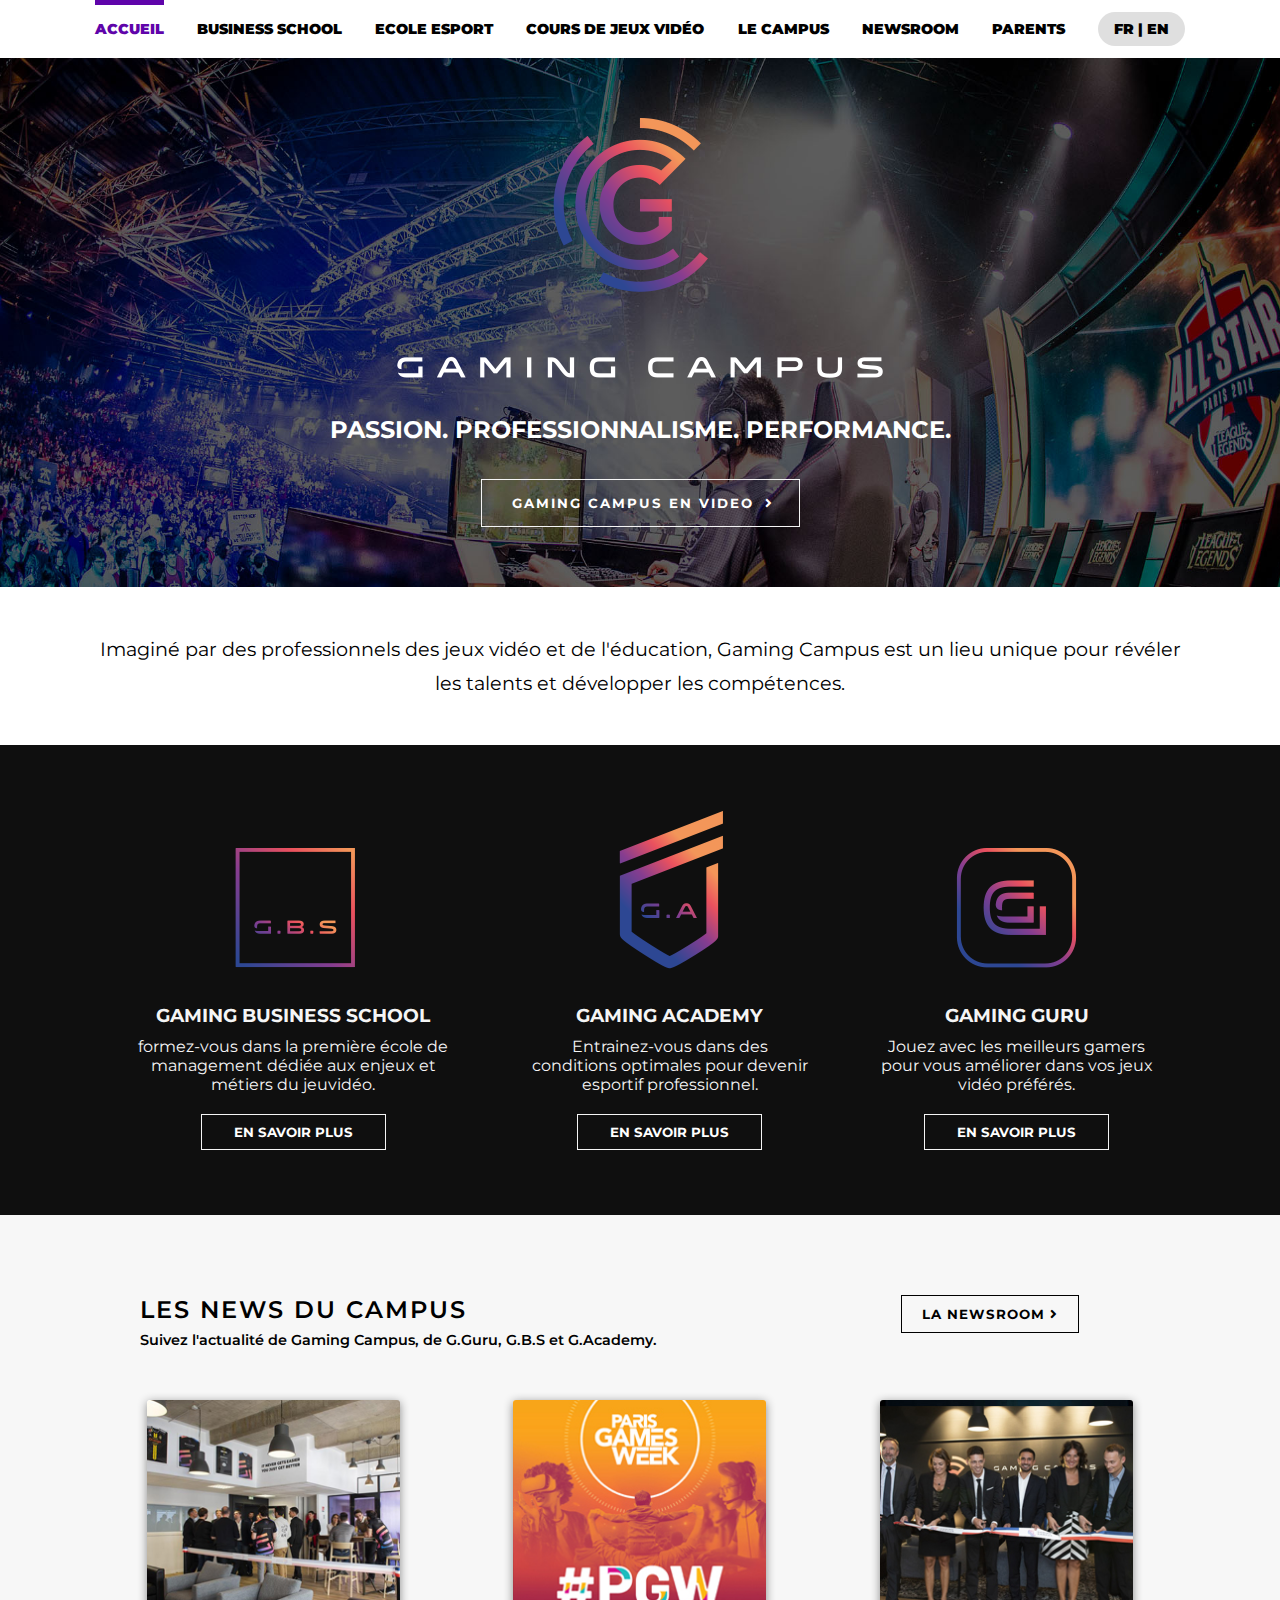
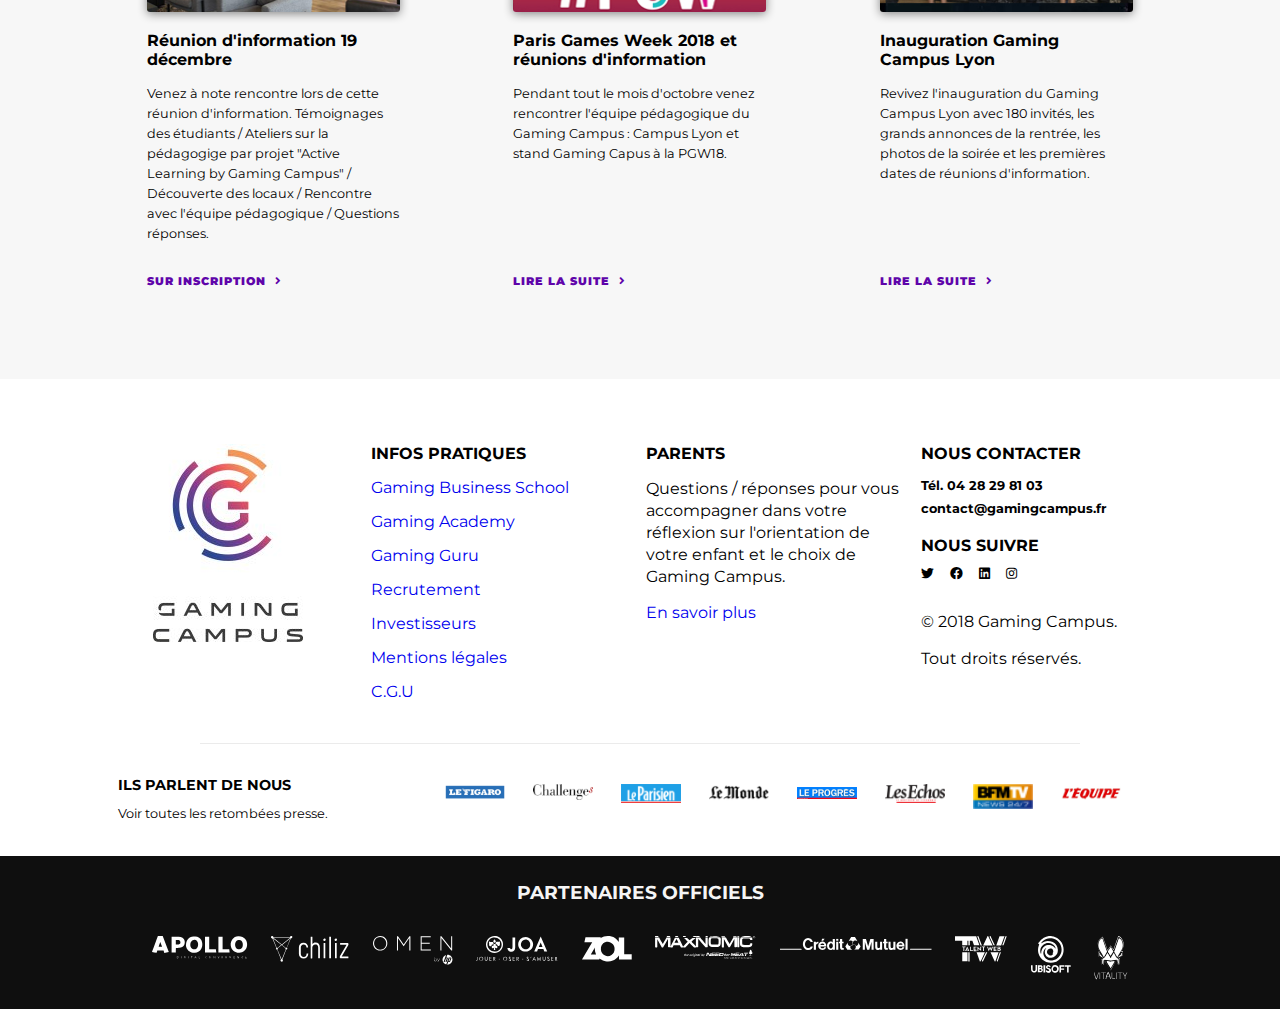
<file: CSS/Projet1_Integration_Gaming_Campus/index.html>
<!DOCTYPE html>
<html lang="fr">

<head>
  <meta charset="UTF-8">
  <meta name="viewport" content="width=device-width, initial-scale=1.0">
  <meta http-equiv="X-UA-Compatible" content="ie=edge">

  <title>TP5 - Gaming Campus</title>

  <link rel="stylesheet" href="https://use.fontawesome.com/releases/v5.8.2/css/all.css">
  <link href="./style.css" rel="stylesheet">
</head>

<body>
  <nav>
    <ul>
      <li>Accueil</li>
      <li>business school</li>
      <li>ecole esport</li>
      <li>cours de jeux vidéo</li>
      <li>le campus</li>
      <li>newsroom</li>
      <li>parents</li>
      <li id="language">FR | EN</li>
    </ul>
  </nav>
  <header>
    <div class="main-header">
      <div id="logo">
        <img src="./assets/img/logo-gc-hero.png" alt="logo">
      </div>
      <h1>passion. professionnalisme. performance.</h1>
      <button>gaming campus en video <i class="fas fa-angle-right"></i></button>
    </div>
  </header>

  <div class="header-text">
    <p>Imaginé par des professionnels des jeux vidéo et de l'éducation, Gaming Campus est un lieu unique pour révéler
      les talents et développer les compétences.</p>
  </div>

  <section class="icon-part">
    <div class="icon-part-container">
      <div class="list-icon-part">
        <div class="lip-logo">
          <img src="./assets/img/logo-gbs-home.png" alt="logo GBS">
        </div>
        <h3>gaming business school</h3>
        <p>formez-vous dans la première école de management dédiée aux enjeux et métiers du jeuvidéo.</p>
        <button>en savoir plus</button>
      </div>
      <div class="list-icon-part">
        <div class="lip-logo">
          <img src="./assets/img/logo-ga-home.png" alt="logo gaming academy">
        </div>
        <h3>gaming academy</h3>
        <p>Entrainez-vous dans des conditions optimales pour devenir esportif professionnel.</p>
        <button>en savoir plus</button>
      </div>
      <div class="list-icon-part">
        <div class="lip-logo">
          <img src="./assets/img/logo-gg-home.png" alt="logo gaming guru">
        </div>
        <h3>gaming guru</h3>
        <p>Jouez avec les meilleurs gamers pour vous améliorer dans vos jeux vidéo préférés.</p>
        <button>en savoir plus</button>
      </div>
    </div>
  </section>

  <section class="news-part">
    <div class="header-news">
      <div class="left-part">
        <h2>les news du campus</h2>
        <p>Suivez l'actualité de Gaming Campus, de G.Guru, G.B.S et G.Academy.</p>
      </div>
      <div class="right-part">
        <button>la newsroom <i class="fas fa-angle-right"></i></button>
      </div>
    </div>
    <div class="main-news">
      <div class="main-news-container">
        <div>
          <div class="mn-pic">
            <img src="./assets/img/ri8decembre.jpg" alt="réunion d'information">
          </div>
          <h4>Réunion d'information 19 décembre</h4>
          <p>Venez à note rencontre lors de cette réunion d'information. Témoignages des étudiants / Ateliers sur la
            pédagogige par projet "Active Learning by Gaming Campus" / Découverte des locaux / Rencontre avec l'équipe
            pédagogique / Questions réponses.</p>
          <div class="link">
            <a href="#">Sur inscription <i class="fas fa-angle-right"></i></a>
          </div>
        </div>
        <div>
          <div class="mn-pic">
            <img src="./assets/img/pgw18home.jpg" alt="pgw 2018">
          </div>
          <h4>Paris Games Week 2018 et réunions d'information</h4>
          <p>Pendant tout le mois d'octobre venez rencontrer l'équipe pédagogique du Gaming Campus : Campus Lyon et
            stand Gaming Capus à la PGW18.</p>
          <div class="link">
            <a href="#">lire la suite <i class="fas fa-angle-right"></i></a>
          </div>
        </div>
        <div>
          <div class="mn-pic">
            <img src="./assets/img/inauguration_gaming_campus_photo.jpg" alt="inauguration GC Lyon">
          </div>
          <h4>Inauguration Gaming Campus Lyon</h4>
          <p>Revivez l'inauguration du Gaming Campus Lyon avec 180 invités, les grands annonces de la rentrée, les
            photos de la soirée et les premières dates de réunions d'information.</p>
          <div class="link">
            <a href="#">lire la suite <i class="fas fa-angle-right"></i></a>
          </div>
        </div>
      </div>
    </div>
  </section>

  <section class="contact">
    <div class="contact-container">
      <div class="contact-list">
        <div class="list">
          <div id="contact-img">
            <img src="./assets/img/logo-gc-footer.jpg" alt="logo-end">
          </div>
        </div>
        <div class="list">
          <h5>infos pratiques</h5>
          <ul class="infos-p">
            <li><a href="#">Gaming Business School</a></li>
            <li><a href="#">Gaming Academy</a></li>
            <li><a href="#">Gaming Guru</a></li>
            <li><a href="#">Recrutement</a></li>
            <li><a href="#">Investisseurs</a></li>
            <li><a href="#">Mentions légales</a></li>
            <li><a href="#">C.G.U</a></li>
          </ul>
        </div>
        <div class="list">
          <h5>parents</h5>
          <p>Questions / réponses pour vous accompagner dans votre réflexion sur l'orientation de votre enfant et le
            choix de Gaming Campus.</p>
          <a href="#">En savoir plus</a>
        </div>
        <div class="list">
          <h5>nous contacter</h5>
          <h6>Tél. 04 28 29 81 03</h6>
          <h6>contact@gamingcampus.fr</h6>
          <h5 class="network">nous suivre</h5>
          <div class="footer-logos">
            <i class="fab fa-twitter"></i>
            <i class="fab fa-facebook"></i>
            <i class="fab fa-linkedin"></i>
            <i class="fab fa-instagram"></i>
          </div>
          <p class="copyright">© 2018 Gaming Campus.</p>
          <p>Tout droits réservés.</p>
        </div>
      </div>
      <div class="contact-medias">
        <div class="medias-text">
          <h3>ils parlent de nous</h3>
          <p>Voir toutes les retombées presse.</p>
        </div>
        <div class="medias-logos">
          <span class="img">
            <img src="./assets/img/figaro.png" alt="le figaro">
          </span>
          <span class="img">
            <img src="./assets/img/challenges.png" alt="challenges">
          </span>
          <span class="img">
            <img src="./assets/img/leparisien.png" alt="le parisien">
          </span>
          <span class="img">
            <img src="./assets/img/lemonde.png" alt="le monde">
          </span>
          <span class="img">
            <img src="./assets/img/progres.png" alt="le progrès">
          </span>
          <span class="img">
            <img src="./assets/img/echos.png" alt="les echos">
          </span>
          <span class="img">
            <img src="./assets/img/bfm.png" alt="BFM tv">
          </span>
          <span class="img">
            <img src="./assets/img/lepoint.png" alt="l'équipe">
          </span>
          <div class="img">
          </div>
        </div>
      </div>
    </div>
  </section>

  <footer>
    <h3>partenaires officiels</h3>
    <ul>
      <li><img src="./assets/img/apollo.png" alt="apollo"></li>
      <li><img src="./assets/img/chiliz.png" alt="chiliz"></li>
      <li><img src="./assets/img/omen.png" alt="omen"></li>
      <li><img src="./assets/img/joa.png" alt="joa"></li>
      <li><img src="./assets/img/zol.png" alt="zol"></li>
      <li><img src="./assets/img/maxonomic.png" alt="maxndmic"></li>
      <li><img src="./assets/img/credit-mutuel.png" alt="credit mutuel"></li>
      <li><img src="./assets/img/talent-web.png" alt="TW"></li>
      <li><img src="./assets/img/ubisoft.png" alt="ubisoft"></li>
      <li><img src="./assets/img/vitality.png" alt="vitality"></li>
    </ul>
  </footer>


</body>



</html>
</file>
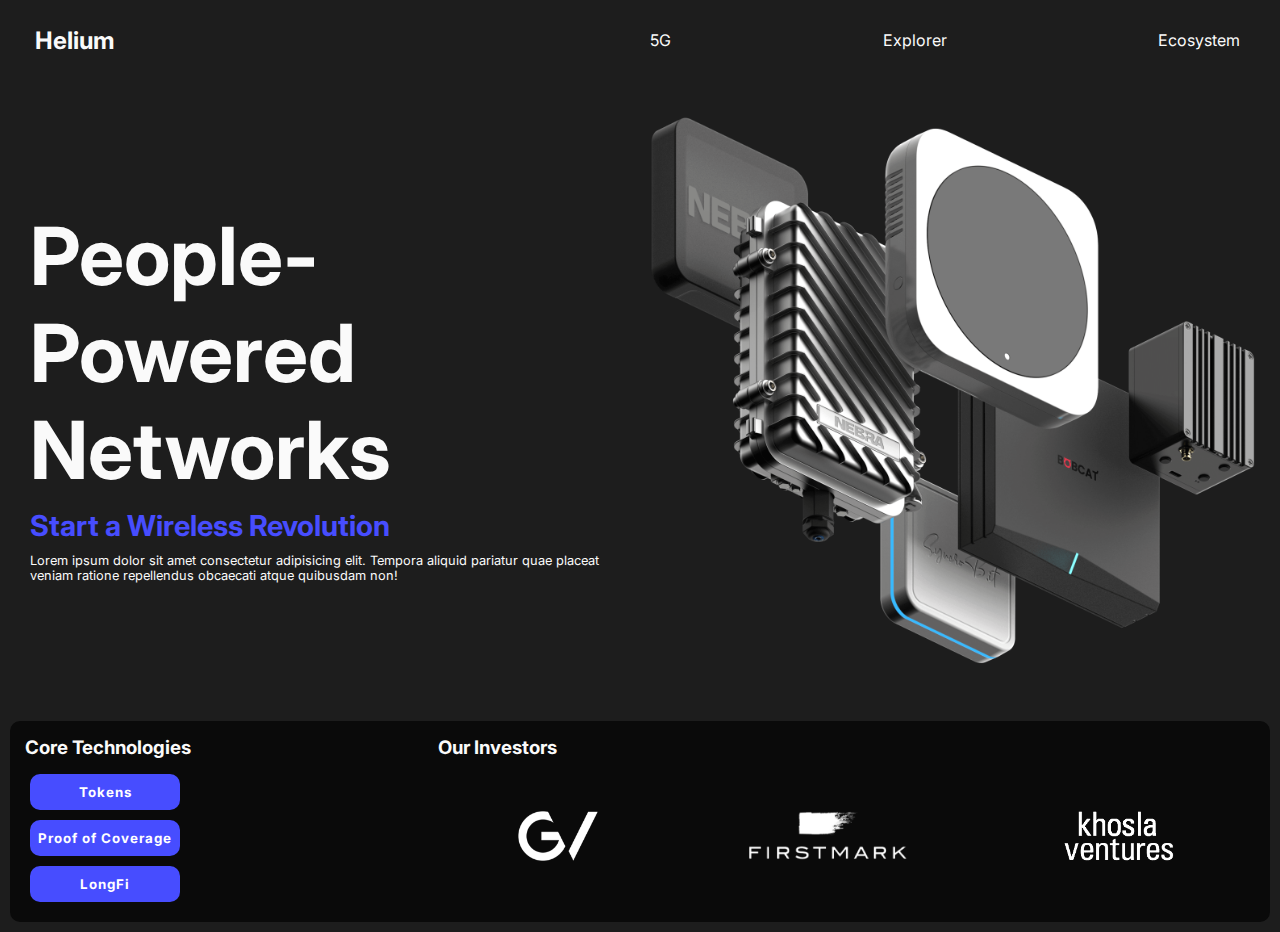
<file: CSS/TP1_Helium_(flexbox)/index.html>
<!DOCTYPE html>
<html lang="en">

<head>
  <meta charset="UTF-8">
  <meta name="viewport" content="width=device-width, initial-scale=1.0">
  <meta http-equiv="X-UA-Compatible" content="ie=edge">
  <title>Helium Flexbox</title>

  <link rel="stylesheet" href="style.css">
</head>

<body>
  <nav>
    <h2>Helium</h2>
    <ul>
      <li>5G</li>
      <li>Explorer</li>
      <li>Ecosystem</li>
    </ul>
  </nav>

  <section class="header">
    <div class="header-left">
      <div class="header-left-container">
        <h1>People-Powered Networks</h1>
        <h3>Start a Wireless Revolution</h3>
        <p>Lorem ipsum dolor sit amet consectetur adipisicing elit. Tempora aliquid pariatur quae placeat veniam ratione
          repellendus obcaecati atque quibusdam non!</p>
      </div>
    </div>
    <div class="header-right">
      <img src="./img/main.png" id="modem" alt="modem">
    </div>
  </section>

  <section class="infos">
    <div class="infos-left">
      <h3>Core Technologies</h3>
      <div class="btn-container">
        <button>Tokens</button>
        <button>Proof of Coverage</button>
        <button>LongFi</button>
      </div>
    </div>
    <div class="infos-right">
      <h3>Our Investors</h3>
      <div class="investors">
        <div class="img-container">
          <img src="./img/investlogo2blue.png" alt="investor-1">
          <img src="./img/investlogo3blue.png" alt="investor-2">
          <img src="./img/investlogo4blue.png" alt="investor-3">
        </div>
      </div>
    </div>
  </section>


</body>

</html>
</file>
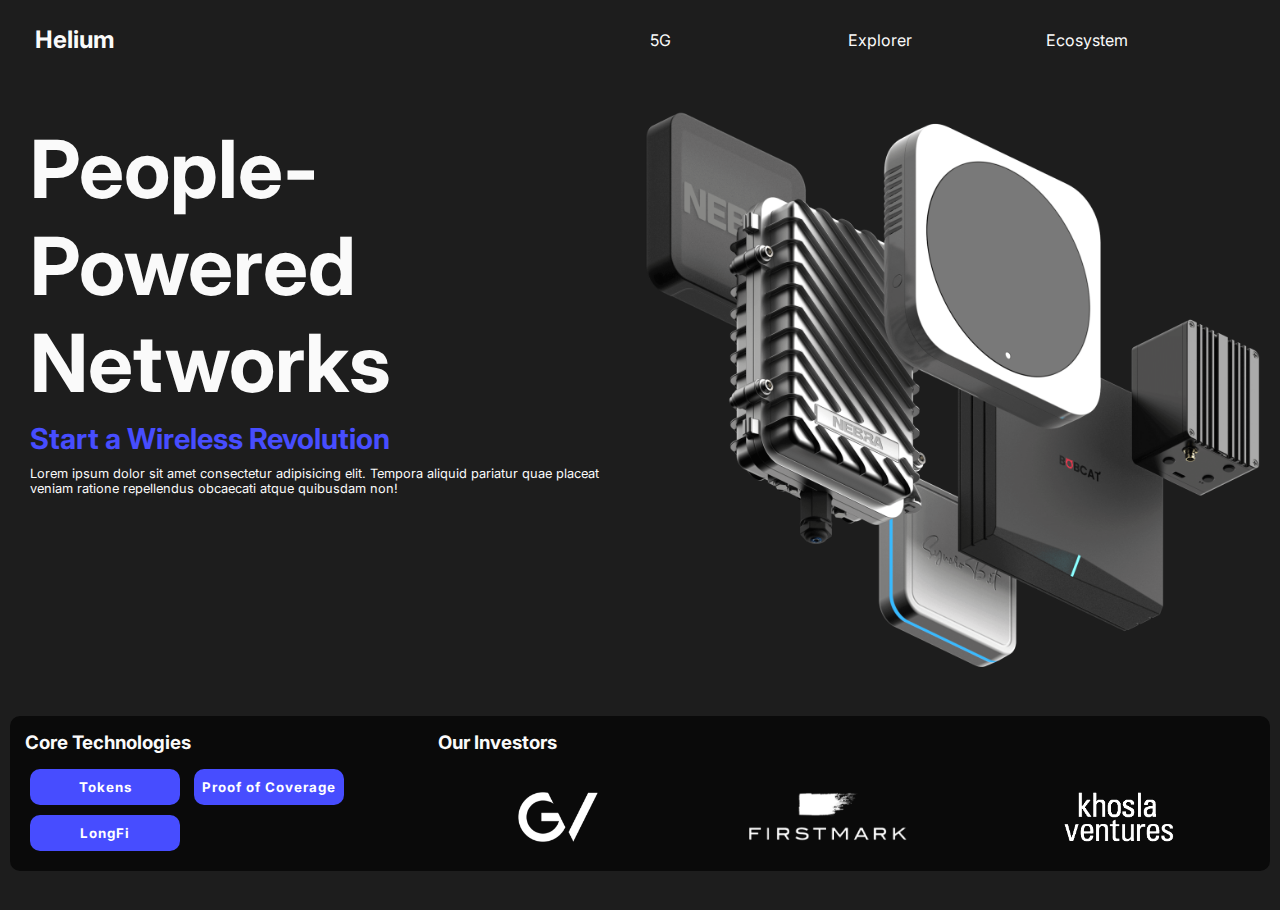
<file: CSS/TP2_Helium_(Grid)/index.html>
<!DOCTYPE html>
<html lang="en">

<head>
  <meta charset="UTF-8">
  <meta name="viewport" content="width=device-width, initial-scale=1.0">
  <meta http-equiv="X-UA-Compatible" content="ie=edge">
  <title>Helium Flexbox</title>

  <link rel="stylesheet" href="style.css">
</head>

<body>
  <nav>
    <h2>Helium</h2>
    <ul>
      <li>5G</li>
      <li>Explorer</li>
      <li>Ecosystem</li>
    </ul>
  </nav>

  <section class="header">
    <div class="header-left">
      <div class="header-left-container">
        <h1>People-Powered Networks</h1>
        <h3>Start a Wireless Revolution</h3>
        <p>Lorem ipsum dolor sit amet consectetur adipisicing elit. Tempora aliquid pariatur quae placeat veniam ratione
          repellendus obcaecati atque quibusdam non!</p>
      </div>
    </div>
    <img class="header-right" src="./img/main.png" id="modem" />
  </section>

  <section class="infos">
    <div class="infos-left">
      <h3>Core Technologies</h3>
      <div class="btn-container">
        <button>Tokens</button>
        <button>Proof of Coverage</button>
        <button>LongFi</button>
      </div>
    </div>
    <div class="infos-right">
      <h3>Our Investors</h3>
      <div class="investors">
        <div class="img-container">
          <img src="./img/investlogo2blue.png" alt="investor-1">
          <img src="./img/investlogo3blue.png" alt="investor-2">
          <img src="./img/investlogo4blue.png" alt="investor-3">
        </div>
      </div>
    </div>
  </section>


</body>

</html>
</file>
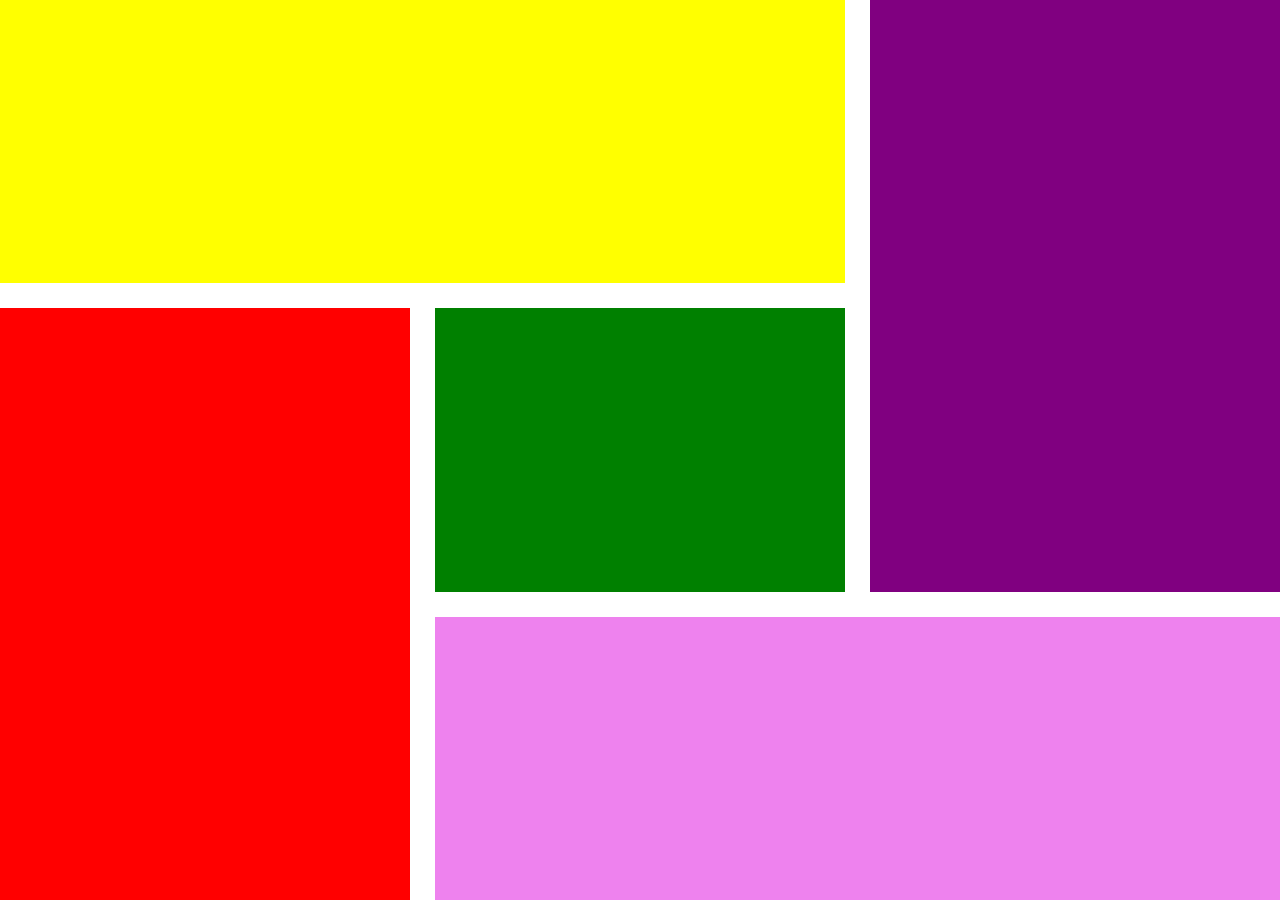
<file: CSS/TP4_Grid_Complexe/index.html>
<!DOCTYPE html>
<html lang="en">

<head>
  <meta charset="UTF-8">
  <meta http-equiv="X-UA-Compatible" content="IE=edge">
  <meta name="viewport" content="width=device-width, initial-scale=1.0">
  <title>Document</title>

  <link rel="stylesheet" href="style.css">
</head>

<body>

  <div></div>
  <div></div>
  <div></div>
  <div></div>
  <div></div>

</body>

</html>
</file>
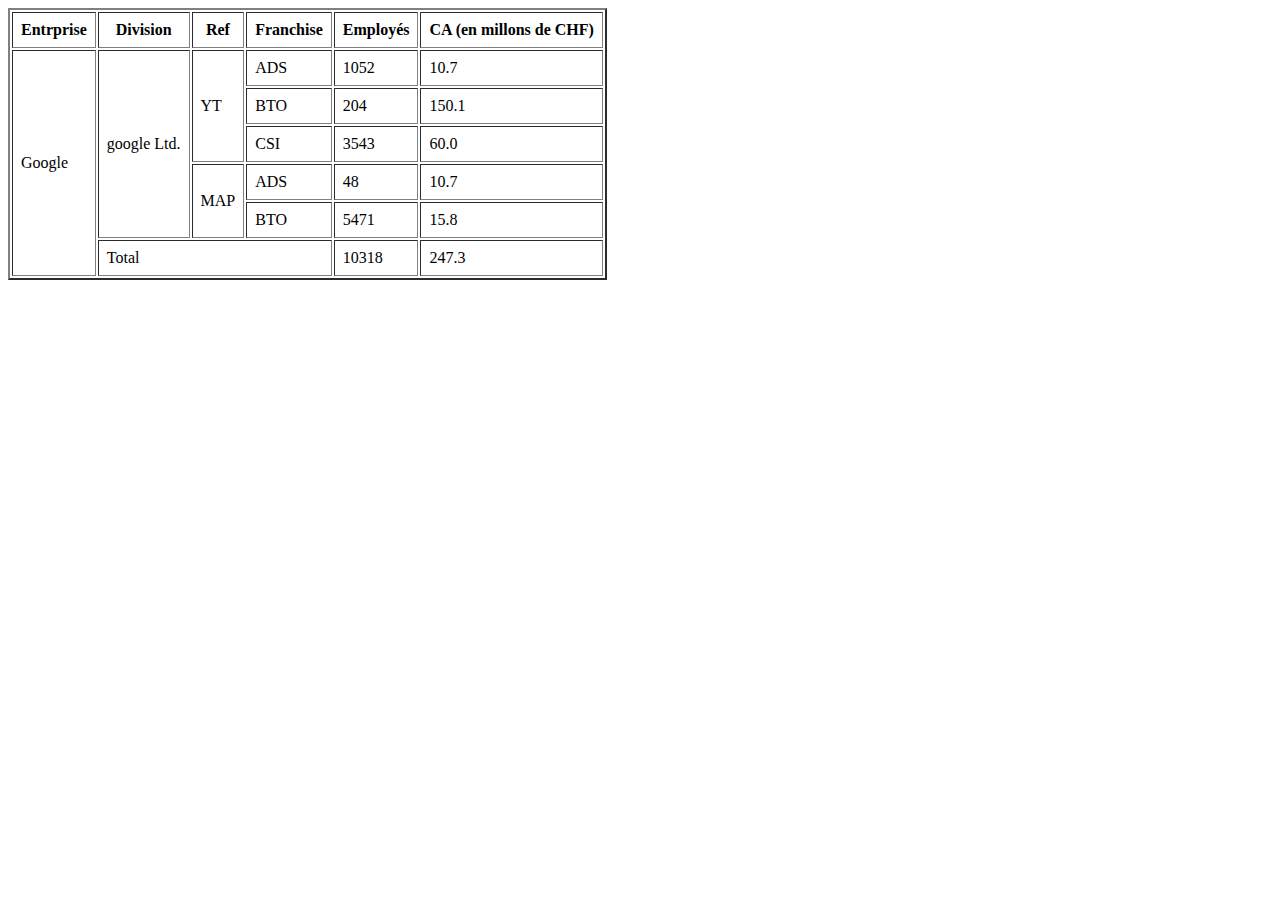
<file: HTML/TP1_Tableau_complexe/index.html>
<!DOCTYPE html>
<html lang="fr">

<head>
    <meta charset="UTF-8">
    <meta name="viewport" content="width=device-width, initial-scale=1.0">
    <title>Tableau HTML</title>
</head>
<body>
          <table border="2" cellpadding="8" cellspacing="2">
            <thead>
              <tr>
                <th>Entrprise</th>
                <th>Division</th>
                <th>Ref</th>
                <th>Franchise</th>
                <th>Employés</th>
                <th>CA (en millons de CHF)</th>
              </tr>
            </thead>
            <tbody>
              <tr>
                <td rowspan="6">Google</td>
                <td rowspan="5">google Ltd.</td>
                <td rowspan="3">YT</td>
                <td>ADS</td>
                <td>1052</td>
                <td>10.7</td>
              </tr>
              <tr>
                <td>BTO</td>
                <td>204</td>
                <td>150.1</td>
              </tr>
              <tr>
                <td>CSI</td>
                <td>3543</td>
                <td>60.0</td>
              </tr>
              <tr>
                <td rowspan="2">MAP</td>
                <td>ADS</td>
                <td>48</td>
                <td>10.7</td>
              </tr>
              <tr>
                <td>BTO</td>
                <td>5471</td>
                <td>15.8</td>
              </tr>
              <tr>
                <td colspan="3">Total</td>
                <td>10318</td>
                <td>247.3</td>
              </tr>
            </tbody>
          </table>
</body>
</html>
</file>
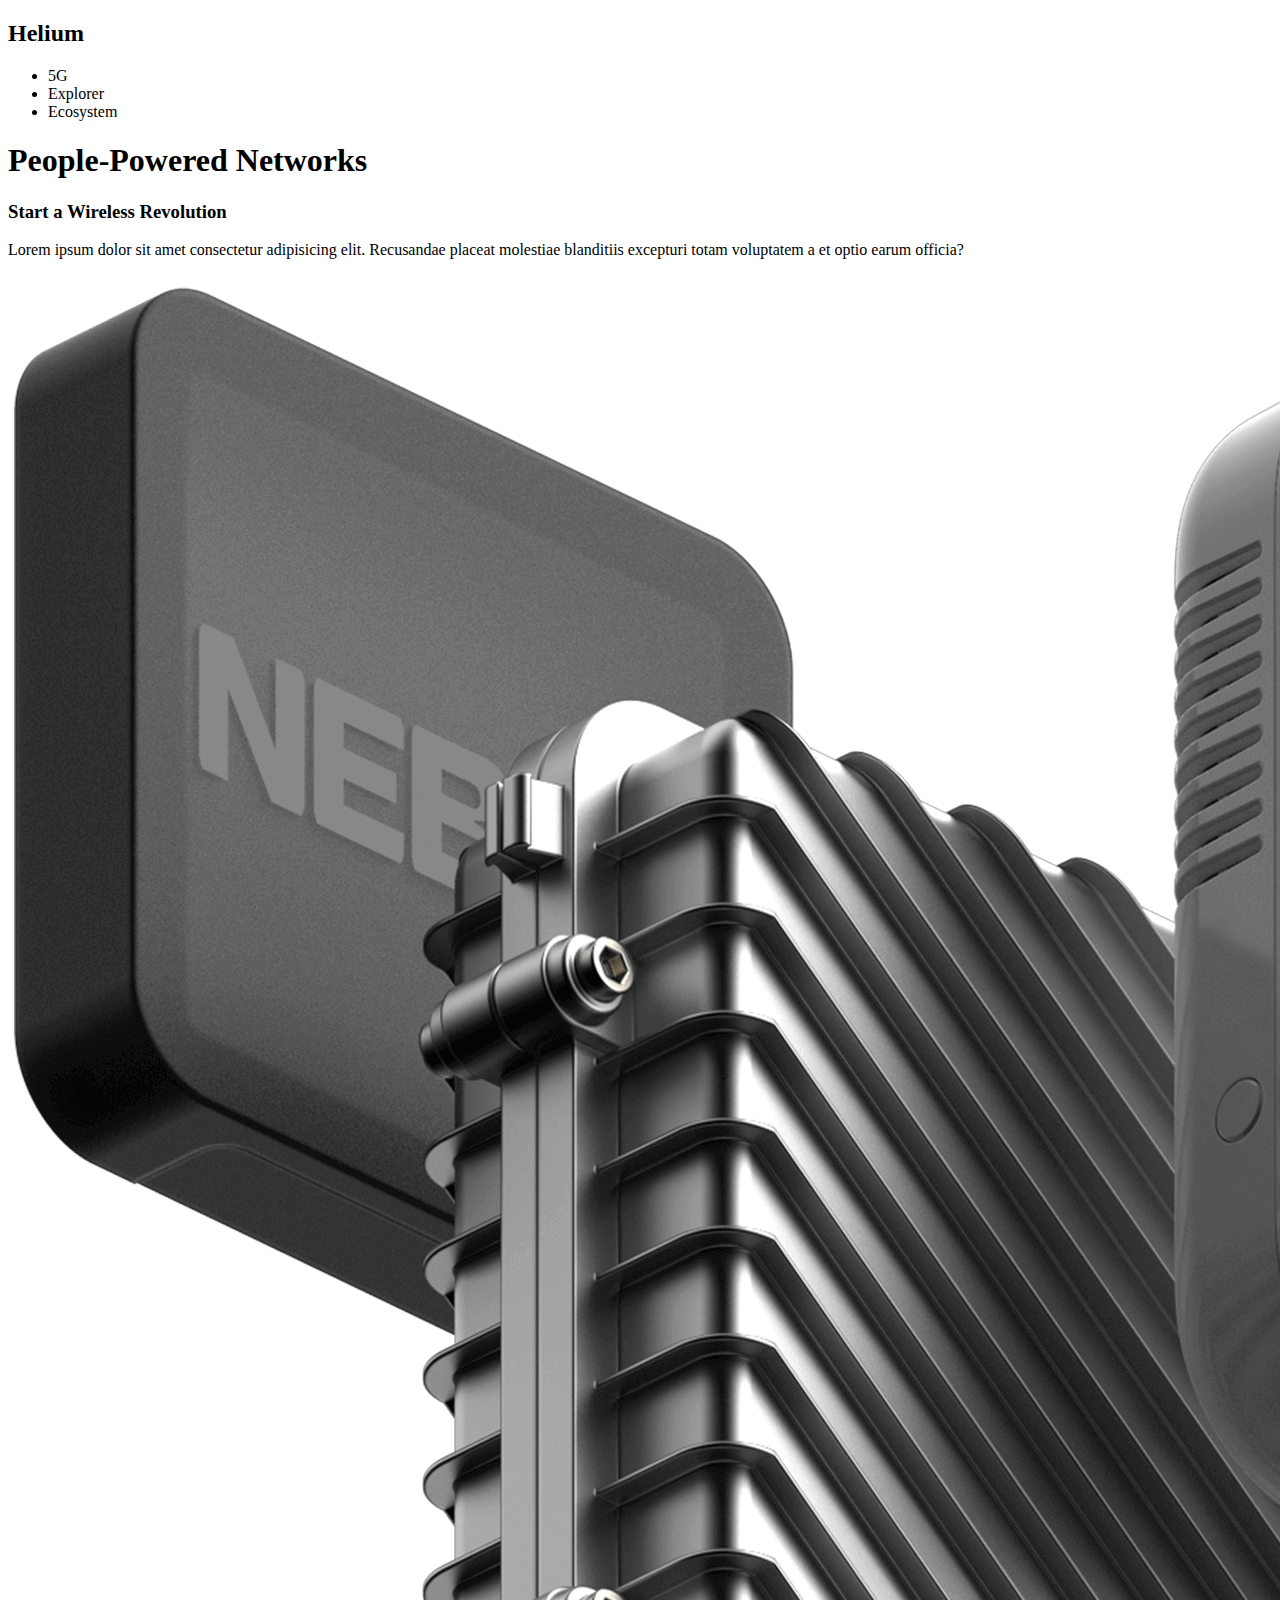
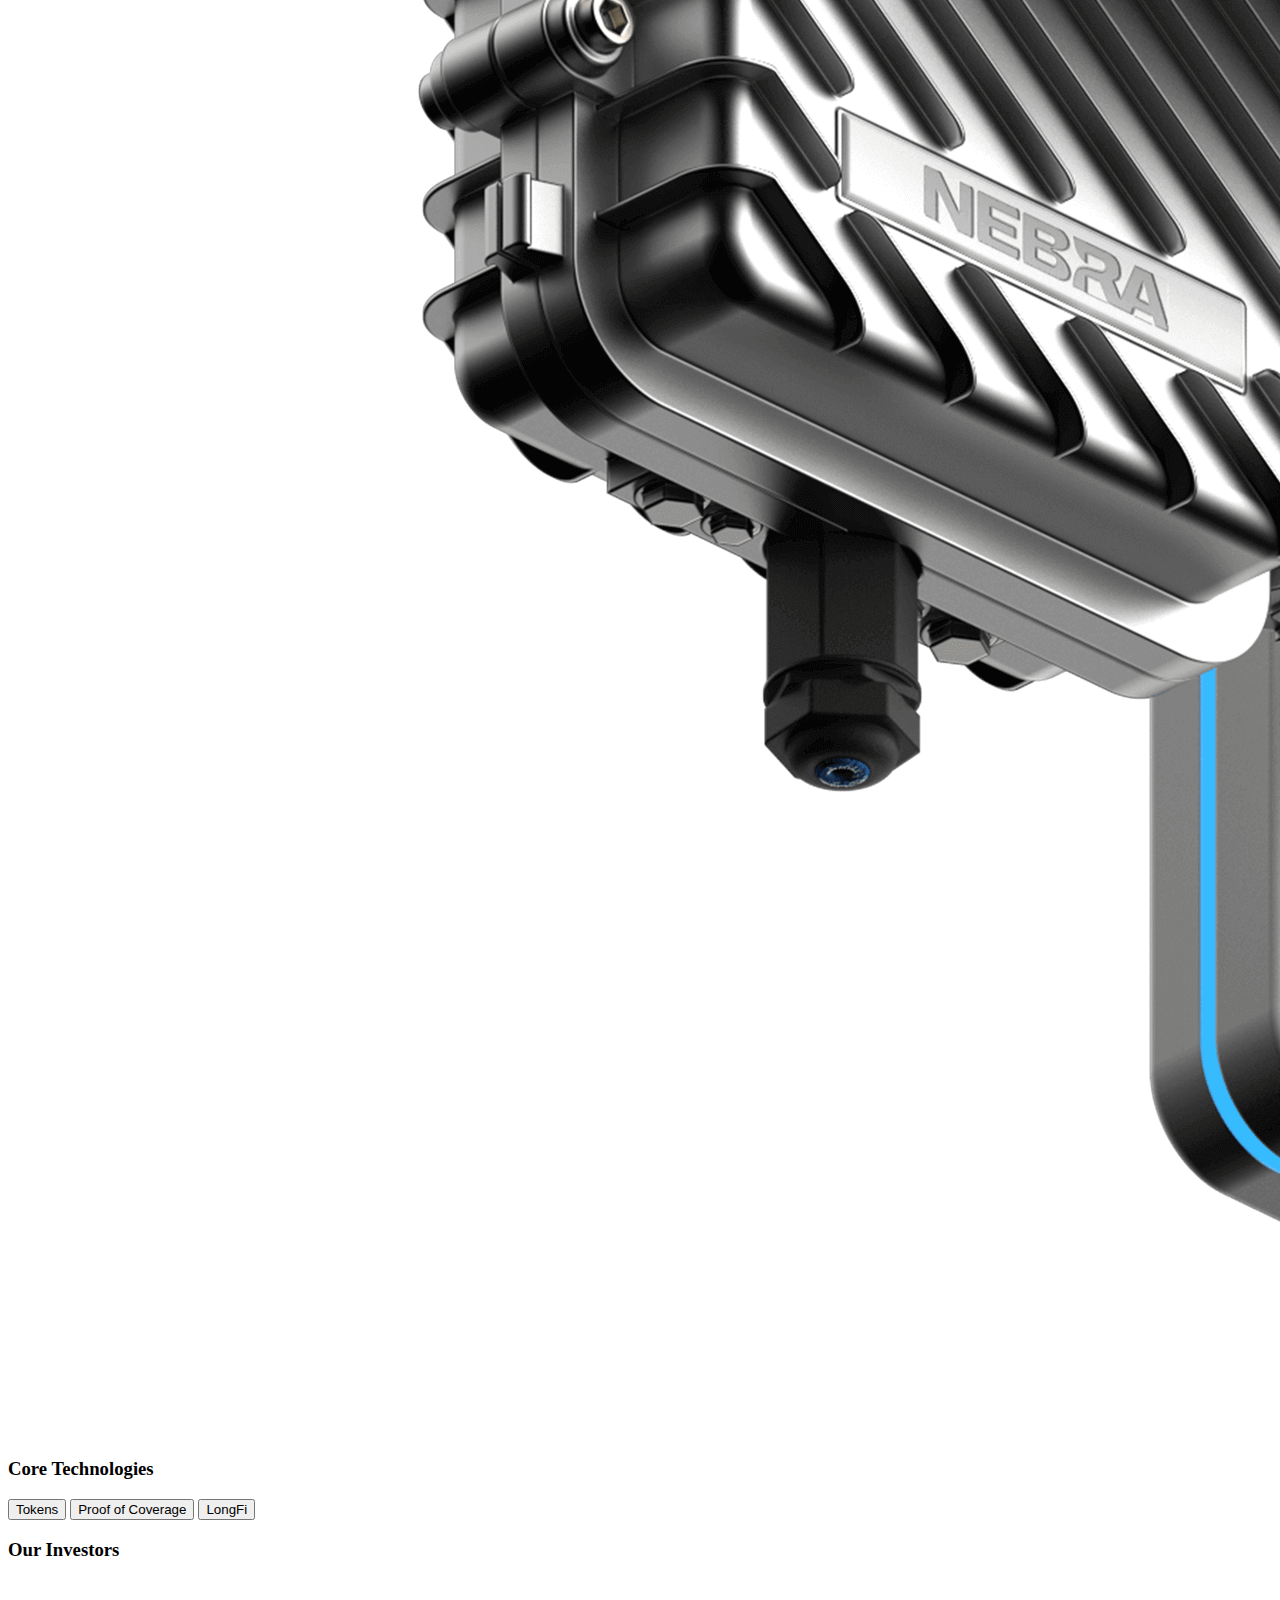
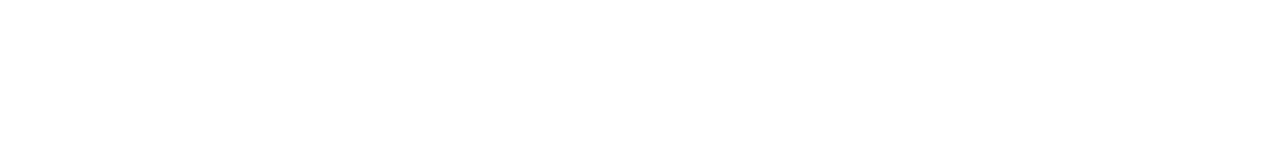
<file: HTML/TP2_Intégrer_une_maquette_simple_Helium/index.html>
<!DOCTYPE html>
<html lang="en">
    <head>
        <meta charset="UTF-8">
        <meta name="viewport" content="width=device-width, initial-scale=1.0">
        <title>Helium</title>
    </head>

    <body>
        <nav>
            <h2>Helium</h2>
            <ul>
                <li>5G</li>
                <li>Explorer</li>
                <li>Ecosystem</li> 
            </ul>
        </nav>

        <header>
            <div class="header-left">
                <div class="header-left-container">
                    <h1>People-Powered Networks</h1>
                    <h3>Start a Wireless Revolution</h3>
                    <p>Lorem ipsum dolor sit amet consectetur adipisicing elit. Recusandae placeat molestiae blanditiis excepturi totam voluptatem a et optio earum officia?</p>
                </div>
            </div>
            <div class="header-right">
                <img src="./img/main.png" alt="modem-pic" id="modem" />
            </div>
        </header>

        <section class="infos">
            <div class="infos-left">
                <h3>Core Technologies</h3>
                <div class="button-container">
                   <button>Tokens</button>
                   <button>Proof of Coverage</button>
                   <button>LongFi</button>
                </div>
            </div>

            <div class="infos-right">
                <h3>Our Investors</h3>
                <div class="Investors">
                    <div class="img-container">
                        <img src="./img/investlogo2blue.png" alt="GV">
                        <img src="./img/investlogo3blue.png" alt="Firstmark">
                        <img src="./img/investlogo4blue.png" alt="khosla ventures">
                    </div>
                </div>
            </div>
        </section>
    </body>
</html>
</file>
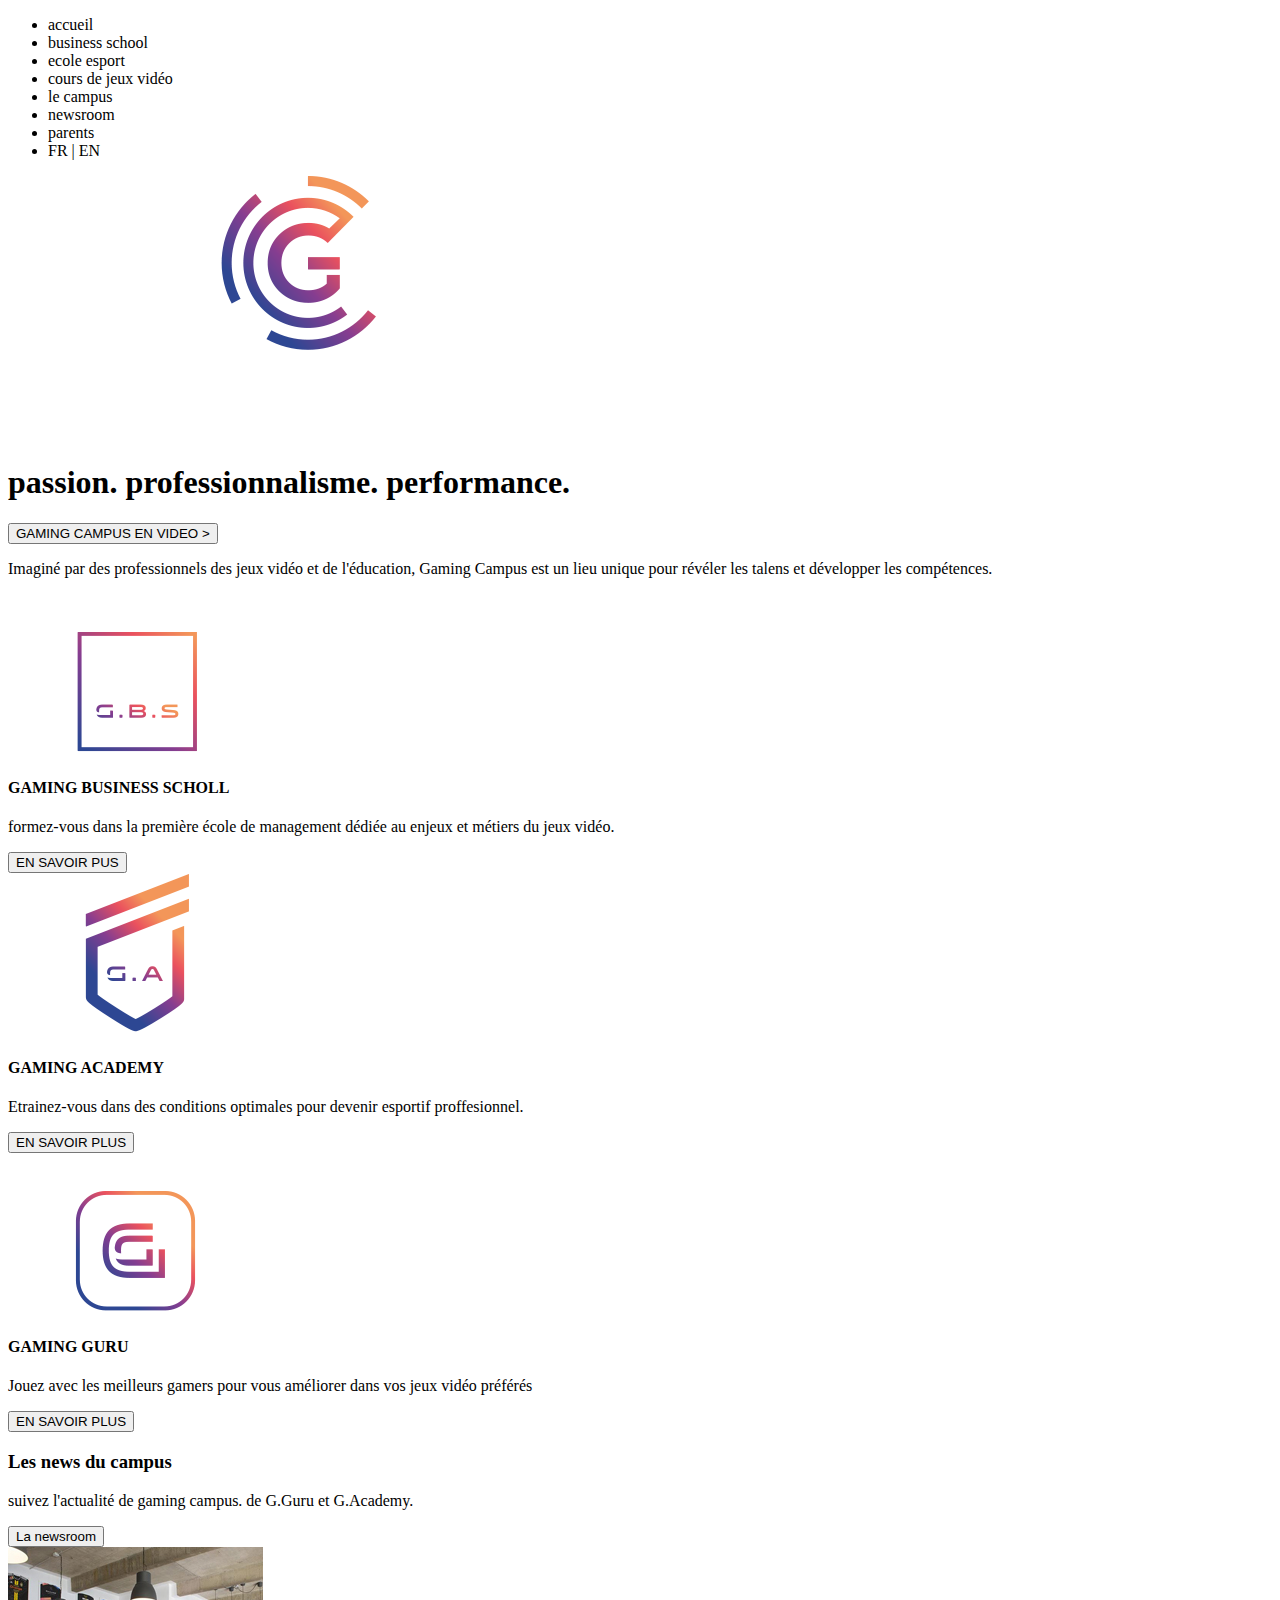
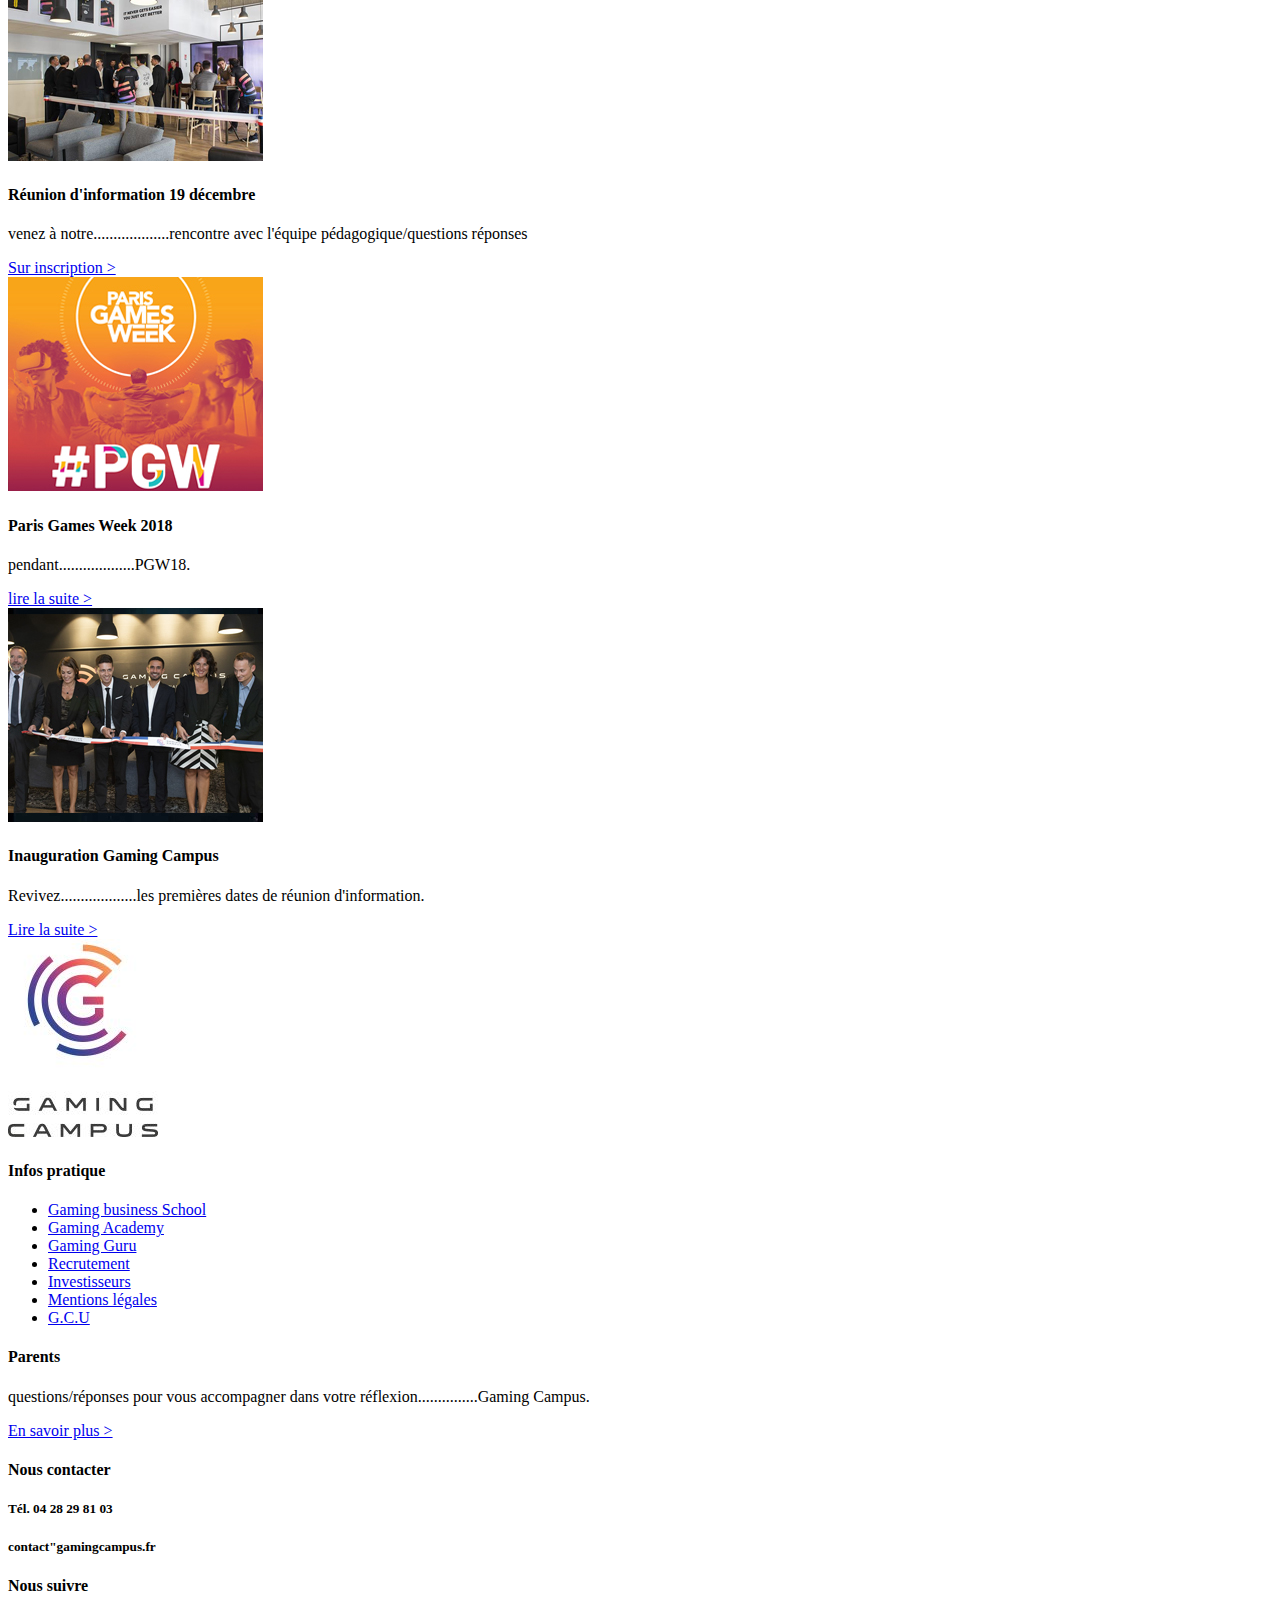
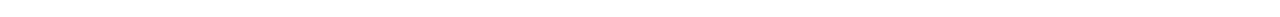
<file: HTML/TP3_intéger_une_maquette_pro_Gaming_Campus/index.html>
<!DOCTYPE html>
<html lang="fr">
<head>
    <meta charset="UTF-8">
    <meta name="viewport" content="width=device-width, initial-scale=1.0">
    <title>Gaming Campus</title>
</head>
<body>
    <nav>
        <ul>
            <li>accueil</li>
            <li>business school</li>
            <li>ecole esport</li>
            <li>cours de jeux vidéo</li>
            <li>le campus</li>
            <li>newsroom</li>
            <li>parents</li>
            <li id="language">FR | EN</li>
        </ul>
    </nav>
    <header>
        <div class="main-header">
            <div class="logo">
                <img src="./assets/img/logo-gc-hero.png" alt="logo">
            </div>
            <h1>passion. professionnalisme. performance.</h1>
            <div class="btn-campus-video">
                <button>GAMING CAMPUS EN VIDEO ></button>
            </div>
        </div>
        <div class="header-text">
            <div>
                <p>Imaginé par des professionnels des jeux vidéo et de l'éducation, Gaming Campus est un lieu unique pour révéler les talens et développer les compétences.</p>
            </div>
        </div>

        <section class="icon-part">
            <div class="icon-part-container">
                <div class="icon-left">
                    <img src="./assets/img/logo-gbs-home.png" alt="Logo-GBS">
                    <h4>GAMING BUSINESS SCHOLL</h4>
                    <p>
                        formez-vous dans la première école de management dédiée au enjeux et métiers du jeux vidéo.
                    </p>
                    <button>EN SAVOIR PUS</button>
                </div>

                <div class="icone-middle">
                    <img src="./assets/img/logo-ga-home.png" alt="Logo-GA">
                    <h4>GAMING ACADEMY</h4>
                    <p>Etrainez-vous dans des conditions optimales pour devenir esportif proffesionnel.</p>
                    <button>EN SAVOIR PLUS</button>
                </div>

                <div class="icone-right">
                    <img src="./assets/img/logo-gg-home.png" alt="logo-GG">
                    <h4>GAMING GURU</h4>
                    <p>Jouez avec les meilleurs gamers pour vous améliorer dans vos jeux vidéo préférés</p>
                    <button>EN SAVOIR PLUS</button>
                </div>
            </div>
        </section>

        <section class="news-part">
            <div class="header-news">
                <h3>Les news du campus</h3>
                <p>suivez l'actualité de gaming campus. de G.Guru et G.Academy.</p>
                <button>La newsroom</button>
            </div>
            <div class="left-news">
                <img src="./assets/img/ri8decembre.jpg" alt="image-part-news">
                <h4>Réunion d'information 19 décembre</h4>
                <p>venez à notre...................rencontre avec l'équipe pédagogique/questions réponses</p>
                <a href="www.google.com">Sur inscription ></a>
            </div>

            <div class="middle-news">
                <img src="./assets/img/pgw18home.jpg" alt="image-part-news">
                <h4>Paris Games Week 2018</h4>
                <p>pendant...................PGW18.</p>
                <a href="www.google.com">lire la suite ></a>
            </div>

            <div class="right-news">
                <img src="./assets/img/inauguration_gaming_campus_photo.jpg" alt="image-part-news">
                <h4>Inauguration Gaming Campus</h4>
                <p>Revivez...................les premières dates de réunion d'information.</p>
                <a href="www.google.com">Lire la suite ></a>
            </div>
        </section>

        <section class="last-info">
            <div class="last-info logo">
                <img src="./assets/img/logo-gc-footer.jpg" alt="logo-GC">
            </div>
            <div class="information-part">
                <h4>Infos pratique</h4>
                <ul>
                    <li>
                        <a href="www.google.com">Gaming business School</a>
                    </li>
                    <li>
                        <a href="www.google.com">Gaming Academy</a>
                    </li>
                    <li>
                        <a href="www.google.com">Gaming Guru</a>
                    </li>
                    <li>
                        <a href="www.google.com">Recrutement</a>
                    </li>
                    <li>
                        <a href="www.google.com">Investisseurs</a>
                    </li>
                    <li>
                        <a href="www.google.com">Mentions légales</a>
                    </li>
                    <li>
                        <a href="www.google.com">G.C.U</a>
                    </li>
                </ul>
            </div>
            <div class="parents-part">
                <h4>Parents</h4>
                <p>questions/réponses pour vous accompagner dans votre réflexion...............Gaming Campus.</p>
                <a href="www.google.com">En savoir plus ></a>
            </div>
            <div class="contact-part">
                <h4>Nous contacter</h4>
                <h5>Tél. 04 28 29 81 03</h5>
                <h5>contact"gamingcampus.fr</h5>
                <h4>Nous suivre</h4>
                
            </div>
        </section>
    </header>
</body>
</html>
</file>
<file: CSS/Projet1_Integration_Gaming_Campus/style.css>
@font-face {
  font-family: "Montserrat";
  src: url(./assets/fonts/Montserrat-VariableFont_wght.ttf);
}

* {
  margin: 0;
  padding: 0;
  box-sizing: border-box;
  font-family: Montserrat, sans-serif;
  list-style: none;
}
button {
  background: none;
  outline: none;
  border: 1px solid whitesmoke;
  color: white;
  text-transform: uppercase;
  font-weight: 700;
  transition: 0.4s ease;
  cursor: pointer;
}
button:hover {
  color: black;
  background: whitesmoke;
}
a {
  text-decoration: none;
}
body {
  margin: 0 auto;
  text-align: center;
}
nav {
  max-width: 1100px;
  margin: 0 auto;
}
nav ul {
  display: flex;
  justify-content: space-between;
  align-items: center;
  padding: 0 5px;
}
nav li {
  text-transform: uppercase;
  font-weight: 900;
  font-size: 0.9rem;
  cursor: pointer;
  position: relative;
  transition: 0.3s ease;
  padding: 20px 0;
}
nav li:first-child {
  color: rgb(95, 4, 170);
}
nav li:first-child:before {
  content: "";
  width: 100%;
  height: 5px;
  position: absolute;
  background: rgb(95, 4, 170);
  transform: translateY(-20px);
}
nav li:hover:before {
  content: "";
  width: 100%;
  height: 5px;
  position: absolute;
  background: rgb(95, 4, 170);
  transform: translateY(-20px);
}
nav li:last-child:before {
  background: none;
}
#language {
  background: rgba(128, 128, 128, 0.25);
  border-radius: 50px;
  padding: 8px 16px;
}
.main-header {
  background: url(./assets/img/bg.jpg) fixed center/cover;
  color: white;
  padding: 60px;
}
h1 {
  text-transform: uppercase;
  font-size: 1.5rem;
  font-weight: 700;
  margin: 30px 0 35px;
}
.main-header button {
  padding: 15px 30px;
  letter-spacing: 2px;
}
.main-header i {
  transform: translateX(5px);
}
.header-text {
  padding: 45px 0;
  max-width: 1100px;
  font-size: 1.2rem;
  line-height: 34px;
  margin: 0 auto;
}
.icon-part {
  background: rgb(15, 15, 15);
  padding: 65px 0;
  color: whitesmoke;
}
.icon-part-container {
  display: flex;
  justify-content: space-between;
  align-items: center;
  max-width: 1100px;
  margin: 0 auto;
}
.lip-logo {
  margin-bottom: 30px;
}
.icon-part h3 {
  text-transform: uppercase;
  font-weight: 700;
}
.icon-part p {
  width: 80%;
  margin: 10px auto 20px;
}
.icon-part button {
  padding: 9px 32px;
}
.news-part {
  background: rgba(245, 245, 245, 0.8);
  padding: 80px 0 45px;
}
.header-news {
  display: grid;
  grid-template-columns: 70% 30%;
  max-width: 1000px;
  margin: 0 auto;
}
.left-part {
  line-height: 30px;
}
.left-part h2 {
  text-transform: uppercase;
  letter-spacing: 2px;
  font-weight: 600;
  text-align: left;
}
.left-part p {
  font-weight: 600;
  font-size: 0.9rem;
  text-align: left;
}
.right-part button {
  color: black;
  border-color: black;
  letter-spacing: 1px;
  padding: 10px 20px;
}
.right-part button:hover {
  color: whitesmoke;
  background: rgba(0, 0, 0, 0.9);
}
.main-news-container {
  display: flex;
  justify-content: space-around;
  max-width: 1100px;
  margin: 45px auto;
}
.main-news-container > div {
  position: relative;
  max-width: 23%;
}
.mn-pic img {
  object-fit: cover;
  width: 100%;
  border-radius: 3px;
  box-shadow: 0 2px 10px #888;
}
.main-news-container h4 {
  margin: 15px 0;
  text-align: left;
}
.main-news-container p {
  text-align: left;
  font-size: 0.8rem;
  line-height: 20px;
  margin-bottom: 45px;
}
.link {
  text-align: left;
  position: absolute;
  bottom: 0;
}
.main-news a {
  text-transform: uppercase;
  color: rgb(95, 4, 170);
  font-size: 0.7rem;
  letter-spacing: 1px;
  font-weight: 900;
}
.main-news a:hover {
  color: rgb(180, 180, 1);
}
.main-news i {
  transform: translateX(5px);
}
.contact {
  padding: 65px 0 20px;
  max-width: 1100px;
  margin: 0 auto;
}
.contact-list {
  display: flex;
  justify-content: space-around;
  font-weight: 400;
  position: relative;
}
.contact-list:after {
  content: "";
  position: absolute;
  width: 80%;
  height: 1px;
  background: rgb(235, 235, 235);
  bottom: -28px;
}
.contact-list .list {
  text-align: left;
  width: 24%;
}
#contact-img img {
  margin: 0 auto;
  display: block;
}
.contact-list h5 {
  text-transform: uppercase;
  font-size: 1rem;
  margin-bottom: 15px;
}
.infos-p li {
  margin: 15px 0;
}
.list p {
  line-height: 22px;
  margin-bottom: 15px;
}
.list h6 {
  font-size: 0.8rem;
  margin-bottom: 8px;
}
.list .network {
  margin: 20px 0 8px;
}
.footer-logos i {
  font-size: 0.8rem;
  margin: 0 12px 30px 0;
}
.copyright {
  margin: 0;
}
.contact-medias {
  padding: 60px 0 15px;
  display: flex;
  align-items: center;
  width: 95%;
  margin: 0 auto;
}
.medias-text {
  text-align: left;
  width: 30%;
}
.medias-text h3 {
  text-transform: uppercase;
  font-size: 0.9rem;
  margin-bottom: 12px;
}
.medias-text p {
  font-size: 0.8rem;
}
.medias-logos {
  display: flex;
  justify-content: space-around;
  width: 70%;
}
.medias-logos img {
  width: 60px;
}
footer {
  background: rgb(15, 15, 15);
  color: whitesmoke;
  padding: 25px;
}
footer h3 {
  text-transform: uppercase;
  font-weight: 700;
  margin-bottom: 32px;
}
footer ul {
  display: flex;
  justify-content: space-around;
  max-width: 1000px;
  margin: 0 auto;
}

/* *********** MEDIA QUERIES *************** */

@media screen and (max-width: 895px) {
  nav li {
    font-size: 0.7rem;
  }
  .main-header img {
    width: 60%;
  }
  .contact-list .list {
    padding-left: 15px;
  }
  .medias-logos img {
    width: 40px;
  }
  footer ul {
    flex-wrap: wrap;
  }
  footer li {
    margin: 5px;
  }
}
@media screen and (max-width: 704px) {
  nav li {
    display: none;
  }
  .icon-part-container {
    display: block;
  }
  .icon-part {
    padding: 0 0 30px;
  }
  .list-icon-part {
    margin-top: 40px;
  }
  .header-news {
    display: block;
  }
  .left-part {
    width: 100%;
  }
  .left-part h2 {
    text-align: center;
  }
  .left-part p {
    text-align: center;
    margin-bottom: 10px;
  }
  .main-news-container {
    display: block;
  }
  .main-news-container div {
    max-width: 90%;
    margin: 0 auto;
    padding-bottom: 15px;
    margin-top: 58px;
  }
  .main-news-container img {
    width: 50%;
  }
  .contact {
    display: none;
  }
}
</file>
<file: CSS/TP1_Helium_(flexbox)/style.css>
@import url("https://fonts.googleapis.com/css2?family=Inter&family=Saira+Condensed:wght@500&display=swap");

* {
  font-family: "Inter", sans-serif;
  margin: 0;
  padding: 5px;
  box-sizing: border-box;
}
li {
  list-style: none;
}
p {
  font-size: 0.8rem;
}
body {
  min-height: 100vh;
  background: rgb(29, 29, 29);
  color: rgb(250, 250, 250);
}
nav {
  display: flex;
  justify-content: space-between;
  align-items: center;
  padding: 10px 20px;
}
nav ul {
  display: flex;
  width: 50%;
  justify-content: space-between;
}
.header {
  display: flex;
  justify-content: space-around;
  margin: 30px auto;
}
.header-left {
  display: flex;
  justify-content: center;
  align-items: center;
  width: 50%;
}
h1 {
  font-size: 5rem;
}
.header-left-container h3 {
  color: #474dff;
  font-size: 1.8rem;
}
.header-right {
  width: 50%;
}
#modem {
  width: 100%;
}
.infos {
  display: flex;
  background: rgb(10, 10, 10);
  border-radius: 10px;
}
.infos-left {
  width: 33%;
}
.btn-container {
  display: flex;
  flex-direction: column;
  justify-content: space-around;
}
button {
  border: none;
  background: #474dff;
  color: white;
  width: 150px;
  padding: 10px 0;
  border-radius: 10px;
  font-weight: bold;
  letter-spacing: 1px;
  margin: 5px;
}
.infos-right {
  width: 67%;
}
.investors {
  display: flex;
  align-items: center;
  justify-content: center;
  height: 80%;
}
.img-container {
  display: flex;
  align-items: center;
  justify-content: space-around;
  width: 100%;
}
.img-container img {
  height: 60px;
}
</file>
<file: CSS/TP2_Helium_(Grid)/style.css>
@import url("https://fonts.googleapis.com/css2?family=Inter&family=Saira+Condensed:wght@500&display=swap");

* {
  font-family: "Inter", sans-serif;
  margin: 0;
  padding: 5px;
  box-sizing: border-box;
}
li {
  list-style: none;
}
p {
  font-size: 0.8rem;
}
body {
  min-height: 100vh;
  background: rgb(29, 29, 29);
  color: rgb(250, 250, 250);
}
nav {
  display: grid;
  grid-template-columns: 50% 50%;
  padding: 10px 20px;
}
nav ul {
  display: grid;
  grid-template-columns: 33% 33% 33%;
}
.header {
  display: grid;
  grid-template-columns: 50% 50%;
  margin: 30px auto;
}
h1 {
  font-size: 5rem;
}
.header-left-container h3 {
  color: #474dff;
  font-size: 1.8rem;
}
.header-right {
  width: 50%;
}
#modem {
  width: 100%;
  margin: 0 auto;
}
.infos {
  display: grid;
  grid-template-columns: 33% 67%;
  background: rgb(10, 10, 10);
  border-radius: 10px;
}
.btn-container {
}
button {
  border: none;
  background: #474dff;
  color: white;
  width: 150px;
  padding: 10px 0;
  border-radius: 10px;
  font-weight: bold;
  letter-spacing: 1px;
  margin: 5px;
}
.investors {
  display: flex;
  justify-content: center;
  align-items: center;
  height: 86%;
}
.img-container {
  display: flex;
  justify-content: space-around;
  width: 100%;
}
.img-container img {
  height: 60px;
}
</file>
<file: CSS/TP4_Grid_Complexe/style.css>
body {
  min-height: 100vh;
  margin: 0;
  display: grid;
  grid-template-columns: 1fr 1fr 1fr;
  grid-template-rows: 1fr 1fr 1fr;
  grid-template-areas:
    "y y p"
    "r g p"
    "r v v";
  gap: 25px;
}

div:nth-child(1) {
  background: yellow;
  grid-area: y;
}
div:nth-child(2) {
  background: purple;
  grid-area: p;
}
div:nth-child(3) {
  background: green;
}
div:nth-child(4) {
  background: red;
  grid-area: r;
}
div:nth-child(5) {
  background: violet;
  grid-area: v;
}
</file>
